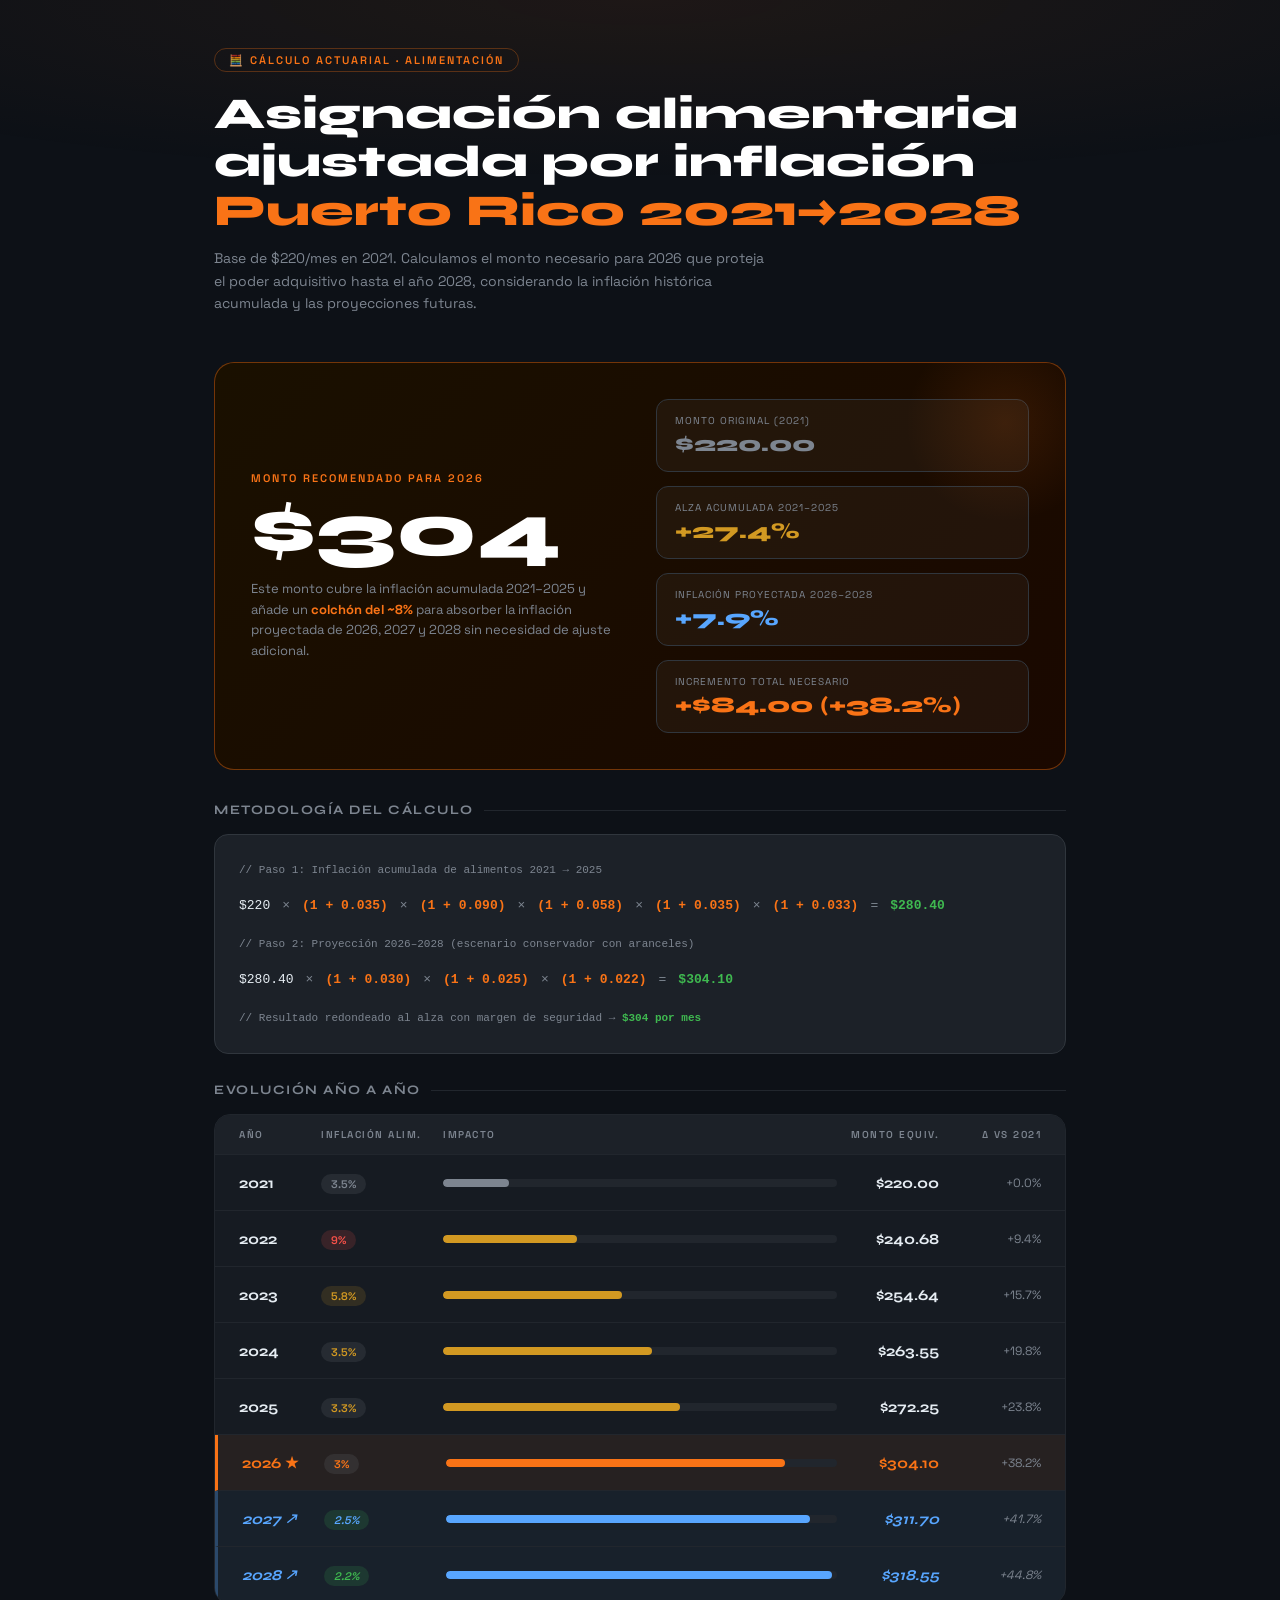
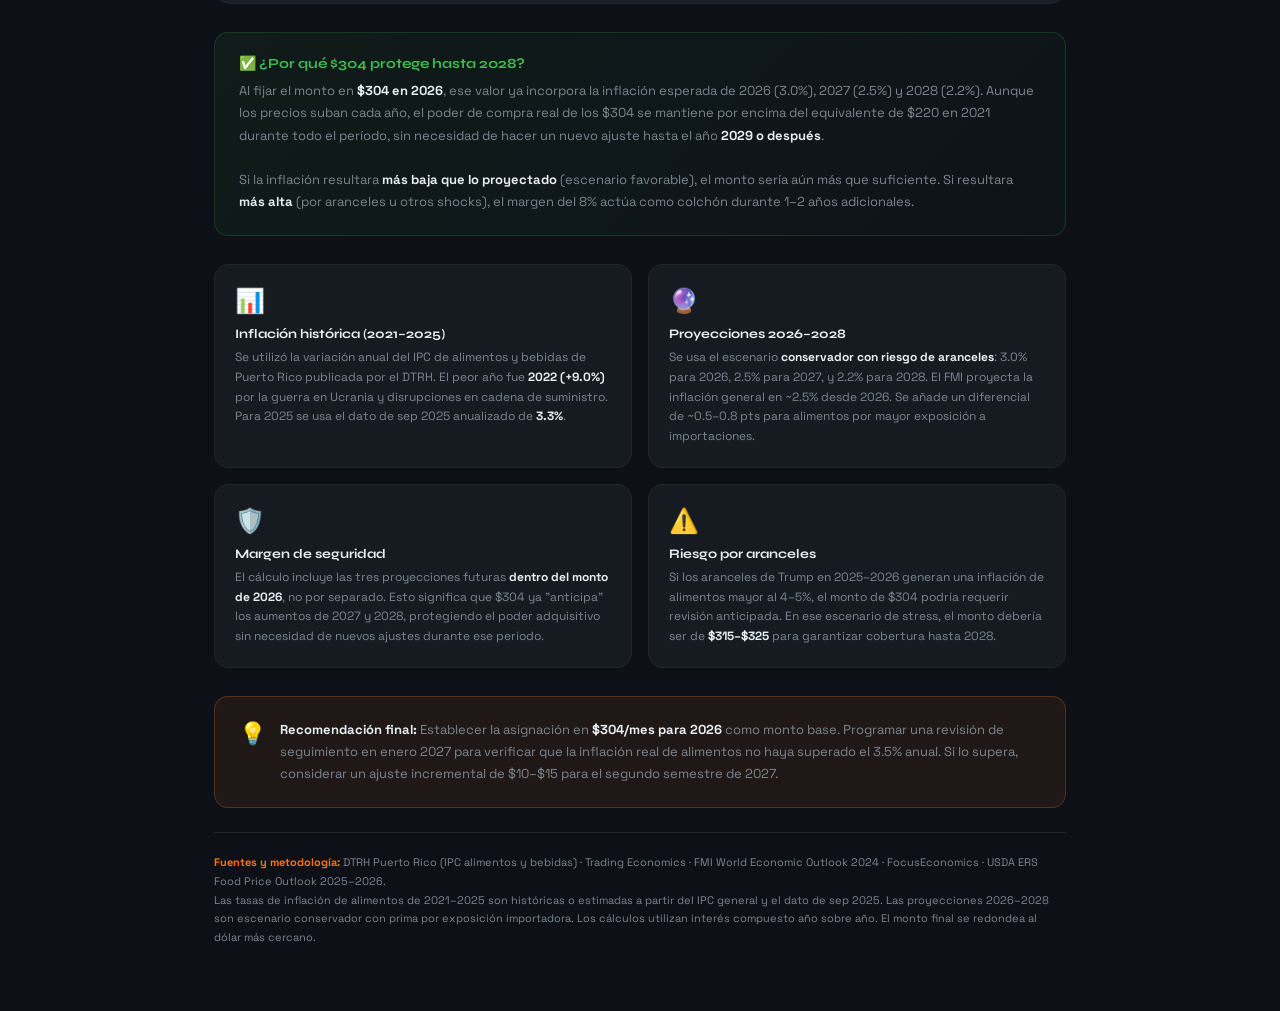
<file: index.html>
<!DOCTYPE html>
<html lang="es">
<head>
<meta charset="UTF-8">
<meta name="viewport" content="width=device-width, initial-scale=1.0">
<title>Cálculo de Asignación Alimentaria · Puerto Rico</title>
<style>
  @import url('https://fonts.googleapis.com/css2?family=Syne:wght@400;600;700;800&family=Space+Grotesk:wght@300;400;500;600;700&display=swap');

  :root {
    --bg: #0d1117;
    --card: #161b22;
    --border: #21262d;
    --border2: #30363d;
    --accent: #f97316;
    --green: #3fb950;
    --blue: #58a6ff;
    --yellow: #d29922;
    --red: #f85149;
    --text: #e6edf3;
    --muted: #7d8590;
    --surface2: #1c2128;
  }

  * { margin: 0; padding: 0; box-sizing: border-box; }

  body {
    font-family: 'Space Grotesk', sans-serif;
    background: var(--bg);
    color: var(--text);
    min-height: 100vh;
  }

  body::before {
    content: '';
    position: fixed;
    top: 0; left: 0; right: 0; height: 300px;
    background: radial-gradient(ellipse 80% 60% at 50% 0%, rgba(249,115,22,0.07), transparent);
    pointer-events: none;
  }

  .wrap {
    max-width: 900px;
    margin: 0 auto;
    padding: 48px 24px 64px;
    position: relative;
  }

  /* Header */
  header { margin-bottom: 48px; animation: up 0.6s ease both; }

  .tag {
    display: inline-flex;
    align-items: center;
    gap: 6px;
    font-size: 11px;
    font-weight: 600;
    letter-spacing: 2px;
    text-transform: uppercase;
    color: var(--accent);
    border: 1px solid rgba(249,115,22,0.3);
    padding: 4px 14px;
    border-radius: 99px;
    margin-bottom: 18px;
  }

  h1 {
    font-family: 'Syne', sans-serif;
    font-size: clamp(26px, 5vw, 44px);
    font-weight: 800;
    line-height: 1.1;
    color: #fff;
  }

  h1 .hi { color: var(--accent); }

  .sub {
    margin-top: 12px;
    font-size: 14px;
    color: var(--muted);
    line-height: 1.6;
    max-width: 560px;
  }

  /* ANSWER BOX — hero */
  .answer-box {
    background: linear-gradient(135deg, #1a1000, #1a0800);
    border: 1px solid rgba(249,115,22,0.4);
    border-radius: 20px;
    padding: 36px;
    margin-bottom: 32px;
    display: grid;
    grid-template-columns: 1fr 1fr;
    gap: 32px;
    align-items: center;
    animation: up 0.7s ease 0.1s both;
    position: relative;
    overflow: hidden;
  }

  .answer-box::before {
    content: '';
    position: absolute;
    top: -40px; right: -40px;
    width: 200px; height: 200px;
    background: radial-gradient(circle, rgba(249,115,22,0.12), transparent 70%);
    pointer-events: none;
  }

  .answer-left {}

  .ans-label {
    font-size: 11px;
    font-weight: 600;
    letter-spacing: 2px;
    text-transform: uppercase;
    color: var(--accent);
    margin-bottom: 8px;
  }

  .ans-amount {
    font-family: 'Syne', sans-serif;
    font-size: clamp(48px, 9vw, 76px);
    font-weight: 800;
    color: #fff;
    line-height: 1;
  }

  .ans-year { color: var(--accent); }

  .ans-desc {
    margin-top: 10px;
    font-size: 13px;
    color: var(--muted);
    line-height: 1.6;
  }

  .ans-right {
    display: flex;
    flex-direction: column;
    gap: 14px;
  }

  .ans-stat {
    background: rgba(255,255,255,0.04);
    border: 1px solid var(--border2);
    border-radius: 12px;
    padding: 14px 18px;
  }

  .ans-stat-label { font-size: 10px; letter-spacing: 1px; text-transform: uppercase; color: var(--muted); margin-bottom: 4px; }
  .ans-stat-val { font-family: 'Syne', sans-serif; font-size: 22px; font-weight: 800; }

  @media (max-width: 580px) {
    .answer-box { grid-template-columns: 1fr; gap: 24px; }
    .ans-amount { font-size: 54px; }
  }

  /* Section */
  .section-hd {
    font-family: 'Syne', sans-serif;
    font-size: 13px;
    font-weight: 700;
    letter-spacing: 1.5px;
    text-transform: uppercase;
    color: var(--muted);
    margin-bottom: 16px;
    display: flex;
    align-items: center;
    gap: 10px;
  }
  .section-hd::after { content: ''; flex: 1; height: 1px; background: var(--border); }

  /* Year progression table */
  .prog-card {
    background: var(--card);
    border: 1px solid var(--border);
    border-radius: 16px;
    overflow: hidden;
    margin-bottom: 28px;
    animation: up 0.7s ease 0.15s both;
  }

  .prog-row {
    display: grid;
    grid-template-columns: 70px 110px 1fr 90px 90px;
    padding: 0 24px;
    align-items: center;
    min-height: 56px;
    border-bottom: 1px solid var(--border);
    gap: 12px;
    transition: background 0.15s;
  }

  .prog-row:last-child { border-bottom: none; }
  .prog-row:hover { background: var(--surface2); }
  .prog-row.header-row {
    background: var(--surface2);
    min-height: 40px;
    cursor: default;
  }
  .prog-row.header-row:hover { background: var(--surface2); }

  .prog-row.highlight {
    background: rgba(249,115,22,0.07);
    border-left: 3px solid var(--accent);
  }

  .prog-row.highlight:hover { background: rgba(249,115,22,0.1); }

  .prog-row.proj {
    background: rgba(88,166,255,0.04);
    border-left: 3px solid rgba(88,166,255,0.3);
    font-style: italic;
  }

  .col-hd {
    font-size: 10px;
    font-weight: 600;
    letter-spacing: 1.5px;
    text-transform: uppercase;
    color: var(--muted);
  }

  .col-year { font-family: 'Syne', sans-serif; font-size: 15px; font-weight: 700; }

  .col-inf {}

  .inf-chip {
    display: inline-block;
    padding: 3px 10px;
    border-radius: 99px;
    font-size: 11px;
    font-weight: 600;
  }

  .col-bar {}

  .bar-track {
    height: 8px;
    background: var(--border);
    border-radius: 99px;
    overflow: hidden;
  }

  .bar-fill {
    height: 100%;
    border-radius: 99px;
    width: 0;
    transition: width 1.4s cubic-bezier(0.16,1,0.3,1);
  }

  .col-amount {
    font-family: 'Syne', sans-serif;
    font-size: 15px;
    font-weight: 700;
    text-align: right;
  }

  .col-delta {
    font-size: 12px;
    text-align: right;
    color: var(--muted);
  }

  @media (max-width: 580px) {
    .prog-row { grid-template-columns: 55px 85px 1fr 75px; }
    .col-delta { display: none; }
  }

  /* Explanation cards */
  .explanation {
    display: grid;
    grid-template-columns: 1fr 1fr;
    gap: 16px;
    margin-bottom: 28px;
    animation: up 0.7s ease 0.2s both;
  }

  @media (max-width: 580px) { .explanation { grid-template-columns: 1fr; } }

  .exp-card {
    background: var(--card);
    border: 1px solid var(--border);
    border-radius: 14px;
    padding: 20px;
  }

  .exp-icon { font-size: 24px; margin-bottom: 10px; }
  .exp-title { font-family: 'Syne', sans-serif; font-size: 13px; font-weight: 700; margin-bottom: 6px; }
  .exp-body { font-size: 12px; color: var(--muted); line-height: 1.65; }
  .exp-body strong { color: var(--text); }

  /* Formula box */
  .formula-box {
    background: var(--surface2);
    border: 1px solid var(--border2);
    border-radius: 14px;
    padding: 24px;
    margin-bottom: 28px;
    font-family: 'Courier New', monospace;
    font-size: 13px;
    line-height: 2;
    animation: up 0.7s ease 0.25s both;
  }

  .formula-box .step { display: flex; gap: 12px; flex-wrap: wrap; }
  .formula-box .op { color: var(--muted); }
  .formula-box .num { color: var(--accent); font-weight: 700; }
  .formula-box .res { color: var(--green); font-weight: 700; }
  .formula-box .comment { color: var(--muted); font-style: italic; font-size: 11px; }

  /* Buffer explanation */
  .buffer-box {
    background: linear-gradient(135deg, rgba(63,185,80,0.06), rgba(63,185,80,0.02));
    border: 1px solid rgba(63,185,80,0.2);
    border-radius: 14px;
    padding: 22px 24px;
    margin-bottom: 28px;
    animation: up 0.7s ease 0.3s both;
  }

  .buffer-title {
    font-family: 'Syne', sans-serif;
    font-size: 14px;
    font-weight: 700;
    color: var(--green);
    margin-bottom: 8px;
    display: flex;
    align-items: center;
    gap: 8px;
  }

  .buffer-body { font-size: 13px; color: var(--muted); line-height: 1.7; }
  .buffer-body strong { color: var(--text); }

  /* Final callout */
  .callout {
    background: rgba(249,115,22,0.08);
    border: 1px solid rgba(249,115,22,0.25);
    border-radius: 14px;
    padding: 22px 24px;
    margin-bottom: 24px;
    display: flex;
    gap: 14px;
    align-items: flex-start;
    animation: up 0.7s ease 0.35s both;
  }

  .callout-icon { font-size: 22px; flex-shrink: 0; }
  .callout-text { font-size: 13px; color: var(--muted); line-height: 1.7; }
  .callout-text strong { color: var(--text); }

  /* Footnote */
  .footnote {
    font-size: 11px;
    color: var(--muted);
    line-height: 1.7;
    border-top: 1px solid var(--border);
    padding-top: 20px;
    animation: up 0.7s ease 0.4s both;
  }

  .footnote strong { color: var(--accent); }

  @keyframes up {
    from { opacity: 0; transform: translateY(16px); }
    to { opacity: 1; transform: translateY(0); }
  }
</style>
</head>
<body>
<div class="wrap">
  
  <header>
    <div class="tag">🧮 Cálculo actuarial · Alimentación</div>
    <h1>Asignación alimentaria<br>ajustada por inflación<br><span class="hi">Puerto Rico 2021→2028</span></h1>
    <div class="sub">Base de $220/mes en 2021. Calculamos el monto necesario para 2026 que proteja el poder adquisitivo hasta el año 2028, considerando la inflación histórica acumulada y las proyecciones futuras.</div>
  </header>
  
  <div class="answer-box">
    <div class="answer-left">
      <div class="ans-label">Monto recomendado para <span class="ans-year">2026</span></div>
      <div class="ans-amount">$<span id="heroAmt">304</span></div>
      <div class="ans-desc">Este monto cubre la inflación acumulada 2021–2025 y añade un <strong style="color:var(--accent)">colchón del ~8%</strong> para absorber la inflación proyectada de 2026, 2027 y 2028 sin necesidad de ajuste adicional.</div>
    </div>
    <div class="ans-right">
      <div class="ans-stat">
        <div class="ans-stat-label">Monto original (2021)</div>
        <div class="ans-stat-val" style="color:var(--muted)">$220.00</div>
      </div>
      <div class="ans-stat">
        <div class="ans-stat-label">Alza acumulada 2021–2025</div>
        <div class="ans-stat-val" style="color:var(--yellow)">+27.4%</div>
      </div>
      <div class="ans-stat">
        <div class="ans-stat-label">Inflación proyectada 2026–2028</div>
        <div class="ans-stat-val" style="color:var(--blue)">+7.9%</div>
      </div>
      <div class="ans-stat">
        <div class="ans-stat-label">Incremento total necesario</div>
        <div class="ans-stat-val" style="color:var(--accent)">+$84.00 (+38.2%)</div>
      </div>
    </div>
  </div>
  
  <div class="section-hd">Metodología del cálculo</div>
  <div class="formula-box">
    <div style="color:var(--muted);font-size:11px;margin-bottom:12px">// Paso 1: Inflación acumulada de alimentos 2021 → 2025</div>
    <div class="step">
      <span>$220</span>
      <span class="op">×</span>
      <span class="num">(1 + 0.035)</span>  <span class="op">×</span>
      <span class="num">(1 + 0.090)</span>  <span class="op">×</span>
      <span class="num">(1 + 0.058)</span>  <span class="op">×</span>
      <span class="num">(1 + 0.035)</span>  <span class="op">×</span>
      <span class="num">(1 + 0.033)</span>  <span class="op">=</span>
      <span class="res">$280.40</span>
    </div>
    <div style="color:var(--muted);font-size:11px;margin:14px 0 12px">// Paso 2: Proyección 2026–2028 (escenario conservador con aranceles)</div>
    <div class="step">
      <span>$280.40</span>
      <span class="op">×</span>
      <span class="num">(1 + 0.030)</span>  <span class="op">×</span>
      <span class="num">(1 + 0.025)</span>  <span class="op">×</span>
      <span class="num">(1 + 0.022)</span>  <span class="op">=</span>
      <span class="res">$304.10</span>
    </div>
    <div style="color:var(--muted);font-size:11px;margin-top:14px">// Resultado redondeado al alza con margen de seguridad → <span style="color:var(--green);font-weight:700">$304 por mes</span></div>
  </div>
  
  <div class="section-hd">Evolución año a año</div>
  <div class="prog-card">
    <div class="prog-row header-row">
      <div class="col-hd">Año</div>
      <div class="col-hd">Inflación alim.</div>
      <div class="col-hd">Impacto</div>
      <div class="col-hd" style="text-align:right">Monto equiv.</div>
      <div class="col-hd" style="text-align:right">Δ vs 2021</div>
    </div>
  
    <div id="tableRows"></div>
  </div>
  
  <div class="buffer-box">
    <div class="buffer-title">✅ ¿Por qué $304 protege hasta 2028?</div>
    <div class="buffer-body">
      Al fijar el monto en <strong>$304 en 2026</strong>, ese valor ya incorpora la inflación esperada de 2026 (3.0%), 2027 (2.5%) y 2028 (2.2%). Aunque los precios suban cada año, el poder de compra real de los $304 se mantiene por encima del equivalente de $220 en 2021 durante todo el período, sin necesidad de hacer un nuevo ajuste hasta el año <strong>2029 o después</strong>.
      <br><br>
      Si la inflación resultara <strong>más baja que lo proyectado</strong> (escenario favorable), el monto sería aún más que suficiente. Si resultara <strong>más alta</strong> (por aranceles u otros shocks), el margen del 8% actúa como colchón durante 1–2 años adicionales.
    </div>
  </div>
  
  <div class="explanation">
    <div class="exp-card">
      <div class="exp-icon">📊</div>
      <div class="exp-title">Inflación histórica (2021–2025)</div>
      <div class="exp-body">Se utilizó la variación anual del IPC de alimentos y bebidas de Puerto Rico publicada por el DTRH. El peor año fue <strong>2022 (+9.0%)</strong> por la guerra en Ucrania y disrupciones en cadena de suministro. Para 2025 se usa el dato de sep 2025 anualizado de <strong>3.3%</strong>.</div>
    </div>
    <div class="exp-card">
      <div class="exp-icon">🔮</div>
      <div class="exp-title">Proyecciones 2026–2028</div>
      <div class="exp-body">Se usa el escenario <strong>conservador con riesgo de aranceles</strong>: 3.0% para 2026, 2.5% para 2027, y 2.2% para 2028. El FMI proyecta la inflación general en ~2.5% desde 2026. Se añade un diferencial de ~0.5–0.8 pts para alimentos por mayor exposición a importaciones.</div>
    </div>
    <div class="exp-card">
      <div class="exp-icon">🛡️</div>
      <div class="exp-title">Margen de seguridad</div>
      <div class="exp-body">El cálculo incluye las tres proyecciones futuras <strong>dentro del monto de 2026</strong>, no por separado. Esto significa que $304 ya "anticipa" los aumentos de 2027 y 2028, protegiendo el poder adquisitivo sin necesidad de nuevos ajustes durante ese período.</div>
    </div>
    <div class="exp-card">
      <div class="exp-icon">⚠️</div>
      <div class="exp-title">Riesgo por aranceles</div>
      <div class="exp-body">Si los aranceles de Trump en 2025–2026 generan una inflación de alimentos mayor al 4–5%, el monto de $304 podría requerir revisión anticipada. En ese escenario de stress, el monto debería ser de <strong>$315–$325</strong> para garantizar cobertura hasta 2028.</div>
    </div>
  </div>
  
  <div class="callout">
    <div class="callout-icon">💡</div>
    <div class="callout-text">
      <strong>Recomendación final:</strong> Establecer la asignación en <strong>$304/mes para 2026</strong> como monto base. Programar una revisión de seguimiento en enero 2027 para verificar que la inflación real de alimentos no haya superado el 3.5% anual. Si lo supera, considerar un ajuste incremental de $10–$15 para el segundo semestre de 2027.
    </div>
  </div>
  
  <div class="footnote">
    <strong>Fuentes y metodología:</strong> DTRH Puerto Rico (IPC alimentos y bebidas) · Trading Economics · FMI World Economic Outlook 2024 · FocusEconomics · USDA ERS Food Price Outlook 2025–2026.<br>
    Las tasas de inflación de alimentos de 2021–2025 son históricas o estimadas a partir del IPC general y el dato de sep 2025. Las proyecciones 2026–2028 son escenario conservador con prima por exposición importadora. Los cálculos utilizan interés compuesto año sobre año. El monto final se redondea al dólar más cercano.
  </div>
  
</div>
  
<script>
  const rows = [
    { year: "2021", inf: 3.5, amount: 220.00, type: "base", infColor: "#7d8590" },
    { year: "2022", inf: 9.0, amount: 240.68, type: "hist", infColor: "#f85149" },
    { year: "2023", inf: 5.8, amount: 254.64, type: "hist", infColor: "#d29922" },
    { year: "2024", inf: 3.5, amount: 263.55, type: "hist", infColor: "#d29922" },
    { year: "2025", inf: 3.3, amount: 272.25, type: "hist", infColor: "#d29922" },
    { year: "2026 ★", inf: 3.0, amount: 304.10, type: "highlight", infColor: "#f97316" },
    { year: "2027 ↗", inf: 2.5, amount: 311.70, type: "proj", infColor: "#58a6ff" },
    { year: "2028 ↗", inf: 2.2, amount: 318.55, type: "proj", infColor: "#3fb950" },
  ];
  
  const maxAmount = 320;
  const tbody = document.getElementById('tableRows');
  
  rows.forEach(r => {
    const delta = ((r.amount - 220) / 220 * 100).toFixed(1);
    const barW = ((r.amount - 200) / (maxAmount - 200) * 100).toFixed(1);
  
    let rowClass = 'prog-row';
    if (r.type === 'highlight') rowClass += ' highlight';
    if (r.type === 'proj') rowClass += ' proj';
  
    let barColor = '#7d8590';
    if (r.type === 'highlight') barColor = '#f97316';
    else if (r.type === 'proj') barColor = '#58a6ff';
    else if (r.year !== '2021') barColor = '#d29922';
  
    let chipBg = 'rgba(125,133,144,0.15)';
    if (r.inf >= 7) chipBg = 'rgba(248,81,73,0.15)';
    else if (r.inf >= 4) chipBg = 'rgba(210,153,34,0.15)';
    else if (r.inf <= 2.5) chipBg = 'rgba(63,185,80,0.15)';
  
    const div = document.createElement('div');
    div.className = rowClass;
    div.innerHTML = `
      <div class="col-year" style="color:${r.type === 'highlight' ? '#f97316' : r.type === 'proj' ? '#58a6ff' : '#e6edf3'}">${r.year}</div>
      <div class="col-inf">
        <span class="inf-chip" style="color:${r.infColor};background:${chipBg}">${r.inf}%</span>
      </div>
      <div class="col-bar">
        <div class="bar-track">
          <div class="bar-fill" data-w="${barW}" style="background:${barColor}"></div>
        </div>
      </div>
      <div class="col-amount" style="color:${r.type === 'highlight' ? '#f97316' : r.type === 'proj' ? '#58a6ff' : '#e6edf3'}">$${r.amount.toFixed(2)}</div>
      <div class="col-delta">+${delta}%</div>
    `;
    tbody.appendChild(div);
  });
  
  setTimeout(() => {
    document.querySelectorAll('.bar-fill').forEach(el => {
      el.style.width = el.dataset.w + '%';
    });
  }, 400);
</script>
</body>
</html>
</file>
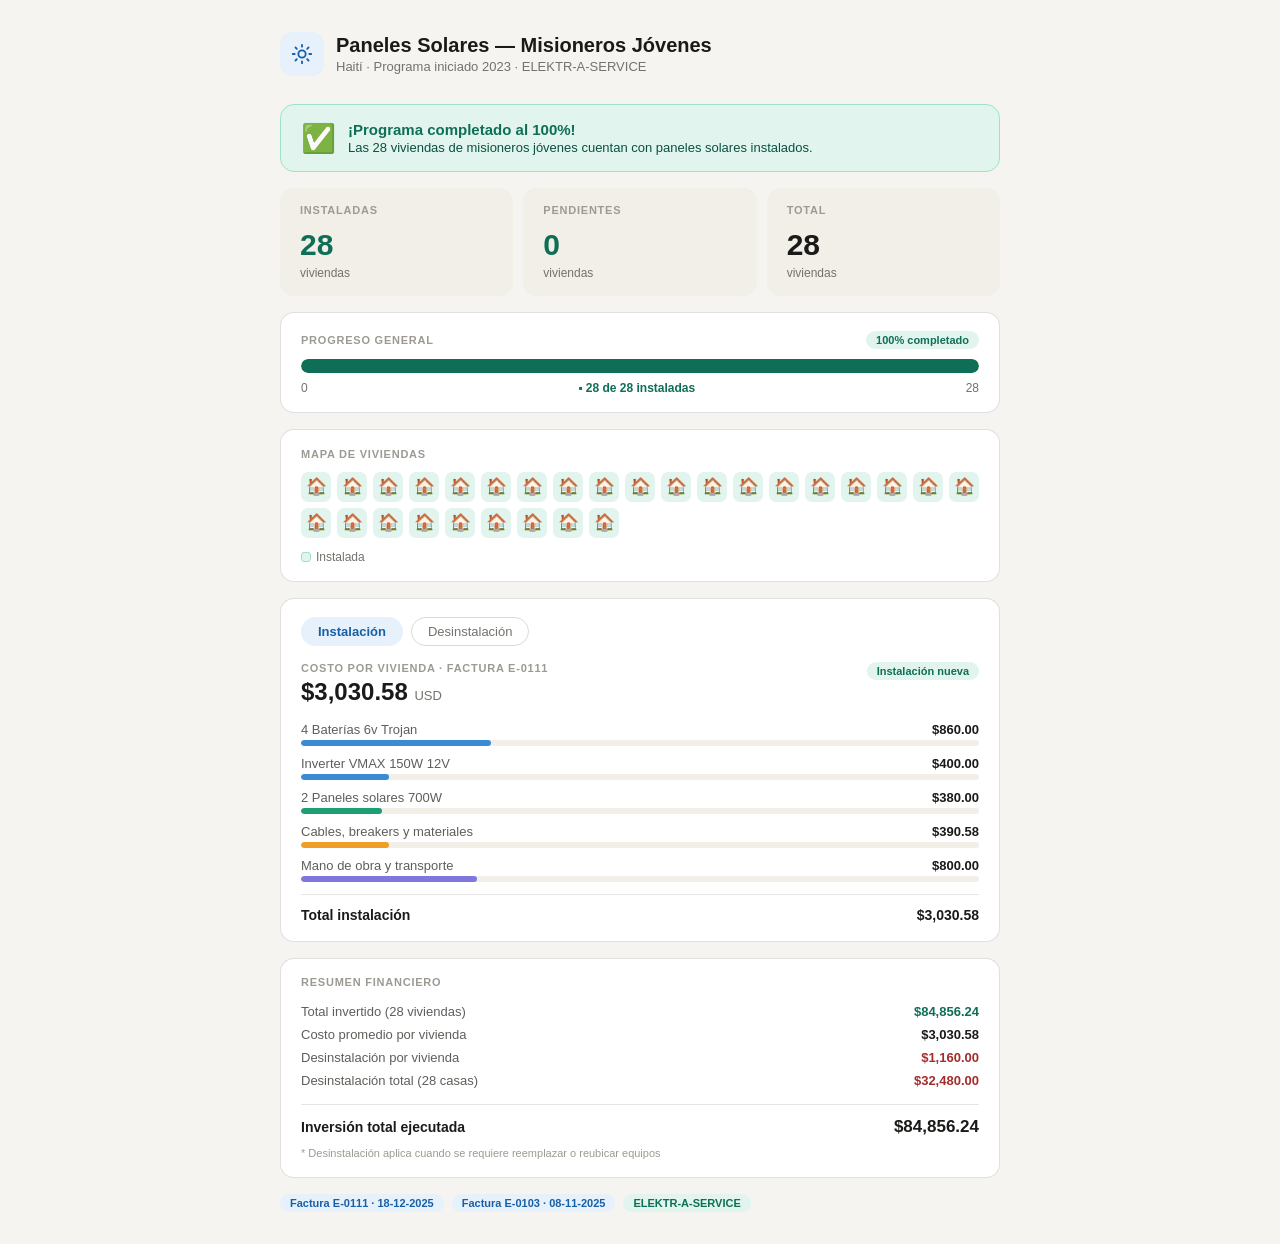
<file: haiti_missionary.html>
<!DOCTYPE html>
<html lang="es">
<head>
  <meta charset="UTF-8">
  <meta name="viewport" content="width=device-width, initial-scale=1.0">
  <title>Paneles Solares — Misioneros Jóvenes Haití</title>
  <style>
    * { box-sizing: border-box; margin: 0; padding: 0; }
    body { font-family: -apple-system, BlinkMacSystemFont, 'Segoe UI', sans-serif; background: #f5f4f0; color: #1a1a18; min-height: 100vh; padding: 2rem 1rem; }
    .container { max-width: 720px; margin: 0 auto; }
 
    /* Header */
    .header { display: flex; align-items: center; gap: 12px; margin-bottom: 1.75rem; }
    .header-icon { width: 44px; height: 44px; border-radius: 12px; background: #e6f1fb; display: flex; align-items: center; justify-content: center; flex-shrink: 0; }
    .header h1 { font-size: 20px; font-weight: 600; color: #1a1a18; margin-bottom: 2px; }
    .header p { font-size: 13px; color: #73726c; }
 
    /* Cards */
    .card { background: #fff; border: 0.5px solid rgba(0,0,0,0.12); border-radius: 14px; padding: 1.1rem 1.25rem; margin-bottom: 1rem; }
    .stat-card { background: #f1efe8; border-radius: 14px; padding: 1rem 1.25rem; }
 
    /* Grid */
    .grid-3 { display: grid; grid-template-columns: repeat(3, 1fr); gap: 10px; margin-bottom: 1rem; }
    .grid-2 { display: grid; grid-template-columns: repeat(2, 1fr); gap: 10px; margin-bottom: 1rem; }
 
    .section-title { font-size: 11px; font-weight: 600; color: #9c9a92; text-transform: uppercase; letter-spacing: 0.07em; margin-bottom: 12px; }
    .big-num { font-size: 30px; font-weight: 600; margin: 0; }
    .sub-label { font-size: 12px; color: #73726c; margin-top: 4px; }
 
    .green { color: #0f6e56; }
    .amber { color: #854f0b; }
    .red { color: #a32d2d; }
    .blue { color: #185fa5; }
 
    /* Badge */
    .badge { font-size: 11px; font-weight: 600; padding: 3px 10px; border-radius: 20px; display: inline-block; white-space: nowrap; }
    .badge-green { background: #e1f5ee; color: #0f6e56; }
    .badge-amber { background: #faeeda; color: #854f0b; }
    .badge-red { background: #fcebeb; color: #a32d2d; }
    .badge-blue { background: #e6f1fb; color: #185fa5; }
 
    /* Progress bar */
    .progress-wrap { height: 14px; background: #f1efe8; border-radius: 99px; overflow: hidden; margin: 8px 0; }
    .progress-fill { height: 100%; border-radius: 99px; background: #0f6e56; }
    .progress-labels { display: flex; justify-content: space-between; font-size: 12px; color: #73726c; }
 
    /* Mini bar */
    .mini-bar-wrap { height: 6px; background: #f1efe8; border-radius: 99px; overflow: hidden; margin-top: 3px; }
    .mini-bar-fill { height: 100%; border-radius: 99px; }
    .row-item { margin-bottom: 10px; }
    .row-item-header { display: flex; justify-content: space-between; font-size: 13px; margin-bottom: 3px; gap: 10px; }
    .row-item-header span:first-child { color: #5f5e5a; }
    .row-item-header span:last-child { font-weight: 600; flex-shrink: 0; }
 
    /* House grid */
    .house-grid { display: grid; grid-template-columns: repeat(auto-fill, minmax(30px, 1fr)); gap: 6px; margin-bottom: 12px; }
    .house-icon { width: 30px; height: 30px; display: flex; align-items: center; justify-content: center; border-radius: 7px; font-size: 17px; background: #e1f5ee; }
 
    /* Tabs */
    .tabs { display: flex; gap: 8px; margin-bottom: 16px; }
    .tab-btn { font-size: 13px; padding: 6px 16px; border-radius: 20px; border: 0.5px solid rgba(0,0,0,0.15); cursor: pointer; background: transparent; color: #73726c; font-weight: 500; transition: all .15s; }
    .tab-btn.active { background: #e6f1fb; color: #185fa5; border-color: transparent; font-weight: 600; }
    .tab-content { display: none; }
    .tab-content.active { display: block; }
 
    .divider { border: none; border-top: 0.5px solid rgba(0,0,0,0.1); margin: 12px 0; }
    .total-row { display: flex; justify-content: space-between; align-items: center; font-size: 14px; font-weight: 600; }
 
    /* Financial rows */
    .fin-row { display: flex; justify-content: space-between; align-items: center; font-size: 13px; padding: 4px 0; gap: 10px; }
    .fin-row span:first-child { color: #5f5e5a; }
    .fin-row span:last-child { font-weight: 600; text-align: right; }
 
    /* Source badges */
    .sources { display: flex; gap: 8px; flex-wrap: wrap; margin-top: 1rem; }
 
    /* Completion banner */
    .banner { background: #e1f5ee; border: 0.5px solid #9fe1cb; border-radius: 14px; padding: 1rem 1.25rem; margin-bottom: 1rem; display: flex; align-items: center; gap: 12px; }
    .banner-icon { font-size: 28px; }
    .banner h2 { font-size: 15px; font-weight: 600; color: #0f6e56; }
    .banner p { font-size: 13px; color: #085041; margin-top: 2px; }
 
    /* Print styles */
    @media print {
      body { background: #fff; padding: 0; }
      .tab-btn { display: none; }
      .tab-content { display: block !important; }
    }
  </style>
</head>
<body>
<div class="container">
 
  <div class="header">
    <div class="header-icon">
      <svg width="22" height="22" viewBox="0 0 24 24" fill="none" stroke="#185fa5" stroke-width="2" stroke-linecap="round" stroke-linejoin="round">
        <circle cx="12" cy="12" r="4"/>
        <path d="M12 2v2M12 20v2M4.93 4.93l1.41 1.41M17.66 17.66l1.41 1.41M2 12h2M20 12h2M6.34 17.66l-1.41 1.41M19.07 4.93l-1.41 1.41"/>
      </svg>
    </div>
    <div>
      <h1>Paneles Solares — Misioneros Jóvenes</h1>
      <p>Haití · Programa iniciado 2023 · ELEKTR-A-SERVICE</p>
    </div>
  </div>
 
  <div class="banner">
    <div class="banner-icon">✅</div>
    <div>
      <h2>¡Programa completado al 100%!</h2>
      <p>Las 28 viviendas de misioneros jóvenes cuentan con paneles solares instalados.</p>
    </div>
  </div>
 
  <div class="grid-3">
    <div class="stat-card">
      <p class="section-title">Instaladas</p>
      <p class="big-num green">28</p>
      <p class="sub-label">viviendas</p>
    </div>
    <div class="stat-card">
      <p class="section-title">Pendientes</p>
      <p class="big-num green">0</p>
      <p class="sub-label">viviendas</p>
    </div>
    <div class="stat-card">
      <p class="section-title">Total</p>
      <p class="big-num">28</p>
      <p class="sub-label">viviendas</p>
    </div>
  </div>
 
  <div class="card">
    <div style="display:flex;justify-content:space-between;align-items:center;margin-bottom:10px;">
      <p class="section-title" style="margin:0;">Progreso general</p>
      <span class="badge badge-green">100% completado</span>
    </div>
    <div class="progress-wrap">
      <div class="progress-fill" style="width:100%;"></div>
    </div>
    <div class="progress-labels">
      <span>0</span>
      <span class="green" style="font-weight:600;">▪ 28 de 28 instaladas</span>
      <span>28</span>
    </div>
  </div>
 
  <div class="card">
    <p class="section-title">Mapa de viviendas</p>
    <div class="house-grid" id="house-grid"></div>
    <div style="display:flex;gap:14px;font-size:12px;color:#73726c;">
      <span style="display:flex;align-items:center;gap:5px;">
        <span style="width:10px;height:10px;border-radius:3px;background:#e1f5ee;display:inline-block;border:1px solid #9fe1cb;"></span>
        Instalada
      </span>
    </div>
  </div>
 
  <div class="card">
    <div class="tabs">
      <button class="tab-btn active" onclick="showTab('install', this)">Instalación</button>
      <button class="tab-btn" onclick="showTab('deinstall', this)">Desinstalación</button>
    </div>
 
    <div class="tab-content active" id="tab-install">
      <div style="display:flex;justify-content:space-between;align-items:flex-start;margin-bottom:16px;gap:10px;">
        <div>
          <p class="section-title" style="margin-bottom:4px;">Costo por vivienda · Factura E-0111</p>
          <p style="font-size:24px;font-weight:700;color:#1a1a18;">$3,030.58 <span style="font-size:13px;font-weight:400;color:#73726c;">USD</span></p>
        </div>
        <span class="badge badge-green">Instalación nueva</span>
      </div>
 
      <div class="row-item">
        <div class="row-item-header"><span>4 Baterías 6v Trojan</span><span>$860.00</span></div>
        <div class="mini-bar-wrap"><div class="mini-bar-fill" style="width:28%;background:#3B8BD4;"></div></div>
      </div>
      <div class="row-item">
        <div class="row-item-header"><span>Inverter VMAX 150W 12V</span><span>$400.00</span></div>
        <div class="mini-bar-wrap"><div class="mini-bar-fill" style="width:13%;background:#3B8BD4;"></div></div>
      </div>
      <div class="row-item">
        <div class="row-item-header"><span>2 Paneles solares 700W</span><span>$380.00</span></div>
        <div class="mini-bar-wrap"><div class="mini-bar-fill" style="width:12%;background:#1D9E75;"></div></div>
      </div>
      <div class="row-item">
        <div class="row-item-header"><span>Cables, breakers y materiales</span><span>$390.58</span></div>
        <div class="mini-bar-wrap"><div class="mini-bar-fill" style="width:13%;background:#EF9F27;"></div></div>
      </div>
      <div class="row-item">
        <div class="row-item-header"><span>Mano de obra y transporte</span><span>$800.00</span></div>
        <div class="mini-bar-wrap"><div class="mini-bar-fill" style="width:26%;background:#7F77DD;"></div></div>
      </div>
      <hr class="divider">
      <div class="total-row"><span>Total instalación</span><span>$3,030.58</span></div>
    </div>
 
    <div class="tab-content" id="tab-deinstall">
      <div style="display:flex;justify-content:space-between;align-items:flex-start;margin-bottom:16px;gap:10px;">
        <div>
          <p class="section-title" style="margin-bottom:4px;">Costo por vivienda · Factura E-0103</p>
          <p style="font-size:24px;font-weight:700;color:#1a1a18;">$1,160.00 <span style="font-size:13px;font-weight:400;color:#73726c;">USD</span></p>
        </div>
        <span class="badge badge-red">Desinstalación</span>
      </div>
 
      <div class="row-item">
        <div class="row-item-header"><span>4 Baterías 6v Trojan (reemplazo)</span><span>$860.00</span></div>
        <div class="mini-bar-wrap"><div class="mini-bar-fill" style="width:74%;background:#3B8BD4;"></div></div>
      </div>
      <div class="row-item">
        <div class="row-item-header"><span>Desinstalación + Mantenimiento</span><span>$250.00</span></div>
        <div class="mini-bar-wrap"><div class="mini-bar-fill" style="width:21%;background:#7F77DD;"></div></div>
      </div>
      <div class="row-item">
        <div class="row-item-header"><span>Transporte</span><span>$50.00</span></div>
        <div class="mini-bar-wrap"><div class="mini-bar-fill" style="width:4%;background:#EF9F27;"></div></div>
      </div>
      <hr class="divider">
      <div class="total-row"><span>Total desinstalación</span><span>$1,160.00</span></div>
    </div>
  </div>
 
  <div class="card">
    <p class="section-title">Resumen financiero</p>
    <div class="fin-row">
      <span>Total invertido (28 viviendas)</span>
      <span class="green">$84,856.24</span>
    </div>
    <div class="fin-row">
      <span>Costo promedio por vivienda</span>
      <span>$3,030.58</span>
    </div>
    <div class="fin-row">
      <span>Desinstalación por vivienda</span>
      <span class="red">$1,160.00</span>
    </div>
    <div class="fin-row">
      <span>Desinstalación total (28 casas)</span>
      <span class="red">$32,480.00</span>
    </div>
    <hr class="divider">
    <div class="total-row">
      <span>Inversión total ejecutada</span>
      <span style="font-size:17px;">$84,856.24</span>
    </div>
    <p style="font-size:11px;color:#9c9a92;margin-top:10px;">* Desinstalación aplica cuando se requiere reemplazar o reubicar equipos</p>
  </div>
 
  <div class="sources">
    <span class="badge badge-blue">Factura E-0111 · 18-12-2025</span>
    <span class="badge badge-blue">Factura E-0103 · 08-11-2025</span>
    <span class="badge badge-green">ELEKTR-A-SERVICE</span>
  </div>
 
</div>
 
<script>
  // Build house grid once DOM is loaded
  document.addEventListener('DOMContentLoaded', () => {
    const grid = document.getElementById('house-grid');
    if (grid) {
      for (let i = 0; i < 28; i++) {
        const d = document.createElement('div');
        d.className = 'house-icon';
        d.textContent = '🏠';
        grid.appendChild(d);
      }
    }
  });
 
  // Tabs function
  function showTab(tab, btn) {
    document.querySelectorAll('.tab-content').forEach(el => el.classList.remove('active'));
    document.querySelectorAll('.tab-btn').forEach(el => el.classList.remove('active'));
    document.getElementById('tab-' + tab).classList.add('active');
    btn.classList.add('active');
  }
</script>
</body>
</html>
</file>
